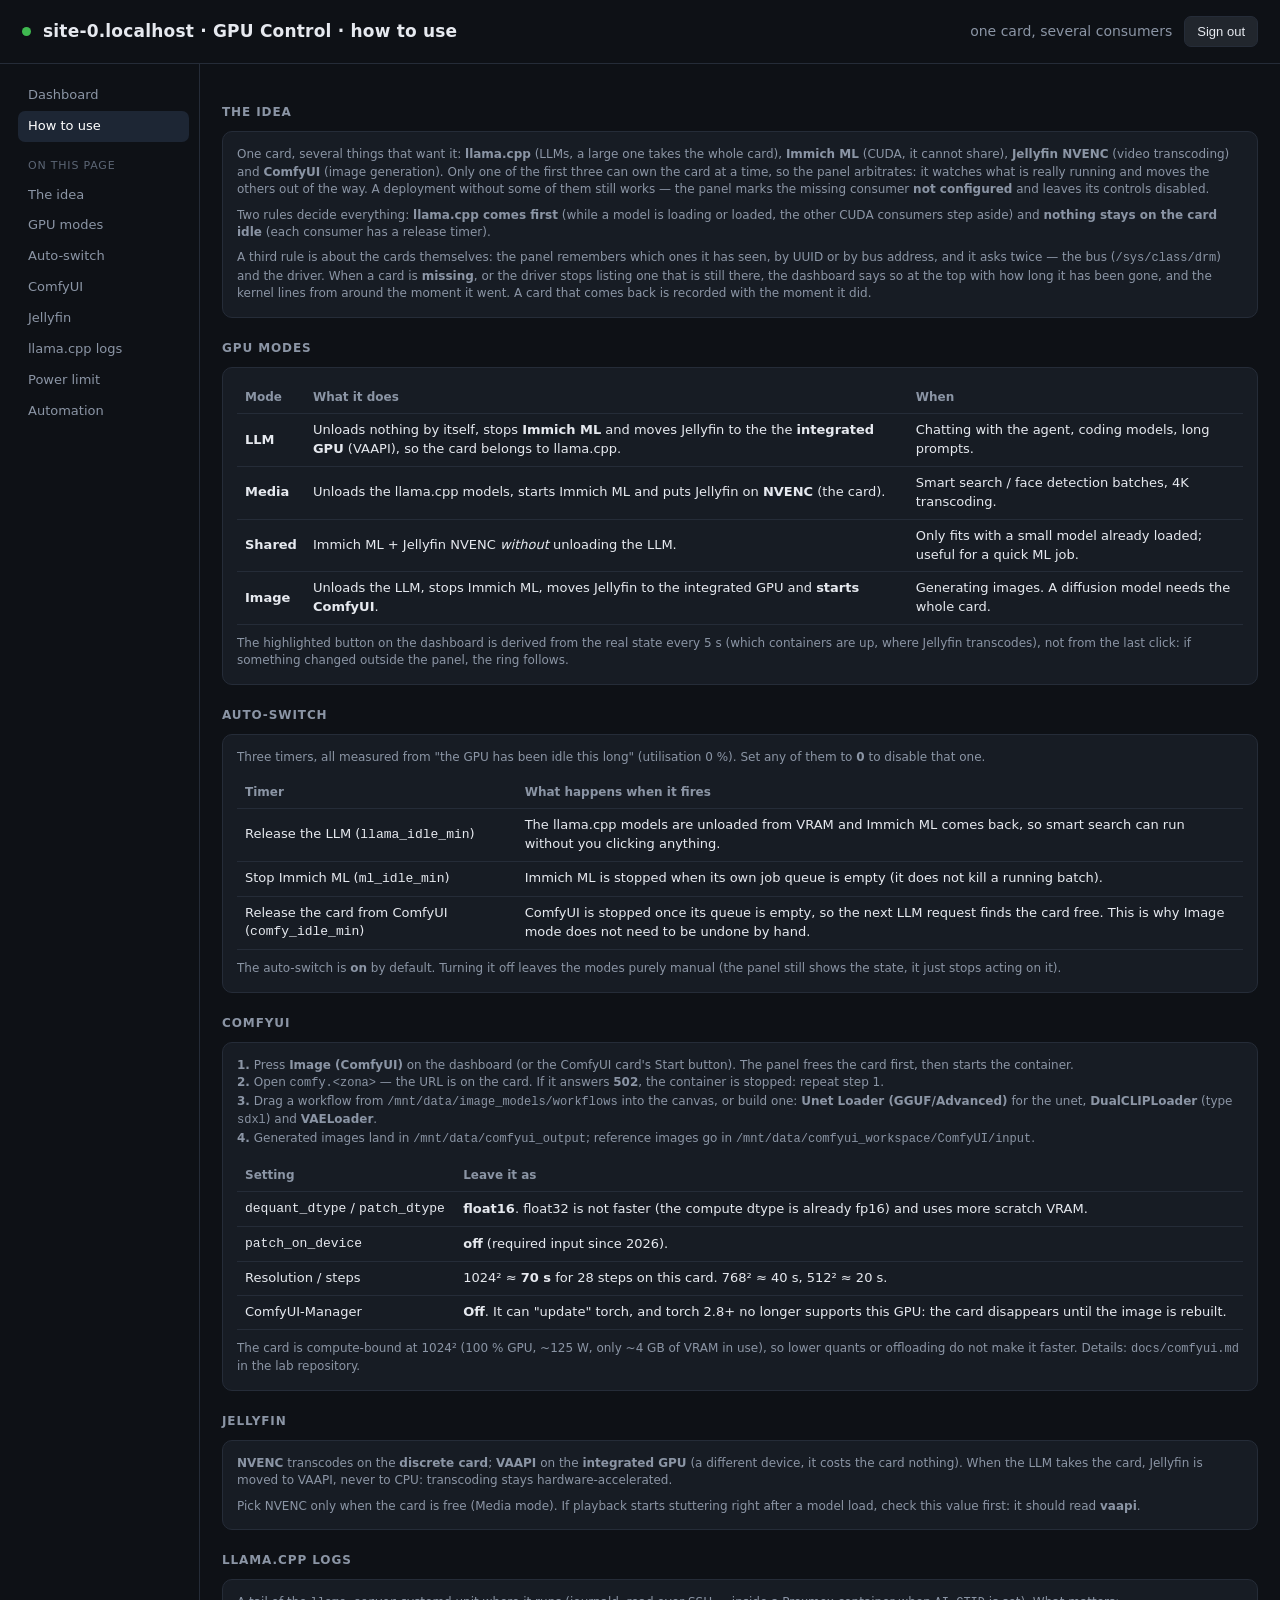
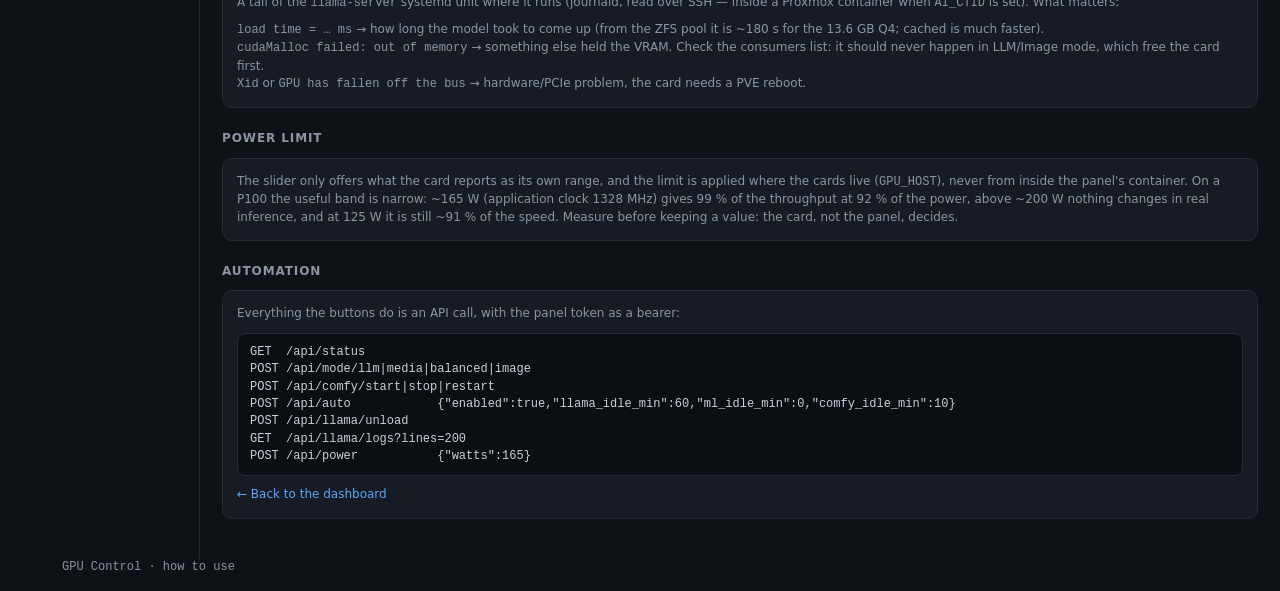
<file: static/howto.html>
<!doctype html>
<html lang="en">
<head>
<meta charset="utf-8">
<meta name="viewport" content="width=device-width, initial-scale=1">
<title>GPU Control · how to use</title>
<link rel="stylesheet" href="/static/panel.css">
</head>
<body>
<header>
  <span class="dot" id="dot"></span>
  <h1 id="host">GPU Control · how to use</h1>
  <span class="sub">one card, several consumers</span>
  <button id="logout" title="End this browser's session">Sign out</button>
</header>
<div class="shell">
<nav class="side">
  <a href="/">Dashboard</a>
  <a href="/howto" class="on">How to use</a>
  <span class="nav-label">On this page</span>
  <a href="#idea">The idea</a>
  <a href="#modes">GPU modes</a>
  <a href="#auto">Auto-switch</a>
  <a href="#comfy">ComfyUI</a>
  <a href="#jellyfin">Jellyfin</a>
  <a href="#logs">llama.cpp logs</a>
  <a href="#power">Power limit</a>
  <a href="#api">Automation</a>
</nav>
<main>

<h2 id="idea">The idea</h2>
<div class="card">
  <div class="k">
    One card, several things that want it: <b>llama.cpp</b> (LLMs, a large one takes
    the whole card), <b>Immich ML</b> (CUDA, it cannot share), <b>Jellyfin NVENC</b>
    (video transcoding) and <b>ComfyUI</b> (image generation). Only one of the first
    three can own the card at a time, so the panel arbitrates: it watches what is
    really running and moves the others out of the way. A deployment without some of
    them still works — the panel marks the missing consumer <b>not configured</b> and
    leaves its controls disabled.
  </div>
  <div class="k" style="margin-top:8px">
    Two rules decide everything: <b>llama.cpp comes first</b> (while a model is
    loading or loaded, the other CUDA consumers step aside) and <b>nothing stays
    on the card idle</b> (each consumer has a release timer).
  </div>
  <div class="k" style="margin-top:8px">
    A third rule is about the cards themselves: the panel remembers which ones it
    has seen, by UUID or by bus address, and it asks twice — the bus
    (<span class="mono">/sys/class/drm</span>) and the driver. When a card is
    <b>missing</b>, or the driver stops listing one that is still there, the
    dashboard says so at the top with how long it has been gone, and the kernel
    lines from around the moment it went. A card that comes back is recorded
    with the moment it did.
  </div>
</div>

<h2 id="modes">GPU modes</h2>
<div class="card">
  <table>
    <thead><tr><th>Mode</th><th>What it does</th><th>When</th></tr></thead>
    <tbody>
      <tr>
        <td><b>LLM</b></td>
        <td>Unloads nothing by itself, stops <b>Immich ML</b> and moves Jellyfin to the
            the <b>integrated GPU</b> (VAAPI), so the card belongs to llama.cpp.</td>
        <td>Chatting with the agent, coding models, long prompts.</td>
      </tr>
      <tr>
        <td><b>Media</b></td>
        <td>Unloads the llama.cpp models, starts Immich ML and puts Jellyfin on
            <b>NVENC</b> (the card).</td>
        <td>Smart search / face detection batches, 4K transcoding.</td>
      </tr>
      <tr>
        <td><b>Shared</b></td>
        <td>Immich ML + Jellyfin NVENC <i>without</i> unloading the LLM.</td>
        <td>Only fits with a small model already loaded; useful for a quick ML job.</td>
      </tr>
      <tr>
        <td><b>Image</b></td>
        <td>Unloads the LLM, stops Immich ML, moves Jellyfin to the integrated GPU and
            <b>starts ComfyUI</b>.</td>
        <td>Generating images. A diffusion model needs the whole card.</td>
      </tr>
    </tbody>
  </table>
  <div class="k" style="margin-top:10px">
    The highlighted button on the dashboard is derived from the real state every
    5 s (which containers are up, where Jellyfin transcodes), not from the last
    click: if something changed outside the panel, the ring follows.
  </div>
</div>

<h2 id="auto">Auto-switch</h2>
<div class="card">
  <div class="k">Three timers, all measured from "the GPU has been idle this long"
    (utilisation 0 %). Set any of them to <b>0</b> to disable that one.</div>
  <table style="margin-top:10px">
    <thead><tr><th>Timer</th><th>What happens when it fires</th></tr></thead>
    <tbody>
      <tr><td>Release the LLM (<span class="mono">llama_idle_min</span>)</td>
          <td>The llama.cpp models are unloaded from VRAM and Immich ML comes back, so
              smart search can run without you clicking anything.</td></tr>
      <tr><td>Stop Immich ML (<span class="mono">ml_idle_min</span>)</td>
          <td>Immich ML is stopped when its own job queue is empty (it does not kill a
              running batch).</td></tr>
      <tr><td>Release the card from ComfyUI (<span class="mono">comfy_idle_min</span>)</td>
          <td>ComfyUI is stopped once its queue is empty, so the next LLM request finds
              the card free. This is why Image mode does not need to be undone by hand.</td></tr>
    </tbody>
  </table>
  <div class="k" style="margin-top:10px">
    The auto-switch is <b>on</b> by default. Turning it off leaves the modes purely
    manual (the panel still shows the state, it just stops acting on it).
  </div>
</div>

<h2 id="comfy">ComfyUI</h2>
<div class="card">
  <div class="k">
    <b>1.</b> Press <b>Image (ComfyUI)</b> on the dashboard (or the ComfyUI card's
    Start button). The panel frees the card first, then starts the container.<br>
    <b>2.</b> Open <span class="mono">comfy.&lt;zona&gt;</span> — the URL is on the card.
    If it answers <b>502</b>, the container is stopped: repeat step 1.<br>
    <b>3.</b> Drag a workflow from
    <span class="mono">/mnt/data/image_models/workflows</span> into the canvas, or build
    one: <b>Unet Loader (GGUF/Advanced)</b> for the unet,
    <b>DualCLIPLoader</b> (type <span class="mono">sdxl</span>) and <b>VAELoader</b>.<br>
    <b>4.</b> Generated images land in <span class="mono">/mnt/data/comfyui_output</span>;
    reference images go in <span class="mono">/mnt/data/comfyui_workspace/ComfyUI/input</span>.
  </div>
  <table style="margin-top:12px">
    <thead><tr><th>Setting</th><th>Leave it as</th></tr></thead>
    <tbody>
      <tr><td><span class="mono">dequant_dtype</span> / <span class="mono">patch_dtype</span></td>
          <td><b>float16</b>. float32 is not faster (the compute dtype is already fp16)
              and uses more scratch VRAM.</td></tr>
      <tr><td><span class="mono">patch_on_device</span></td><td><b>off</b> (required input since 2026).</td></tr>
      <tr><td>Resolution / steps</td>
          <td>1024² ≈ <b>70 s</b> for 28 steps on this card. 768² ≈ 40 s, 512² ≈ 20 s.</td></tr>
      <tr><td>ComfyUI-Manager</td>
          <td><b>Off</b>. It can "update" torch, and torch 2.8+ no longer supports this
              GPU: the card disappears until the image is rebuilt.</td></tr>
    </tbody>
  </table>
  <div class="k" style="margin-top:10px">
    The card is compute-bound at 1024² (100 % GPU, ~125 W, only ~4 GB of VRAM in use),
    so lower quants or offloading do not make it faster. Details:
    <span class="mono">docs/comfyui.md</span> in the lab repository.
  </div>
</div>

<h2 id="jellyfin">Jellyfin</h2>
<div class="card">
  <div class="k">
    <b>NVENC</b> transcodes on the <b>discrete card</b>; <b>VAAPI</b> on the
    <b>integrated GPU</b> (a different device, it costs the card nothing). When the
    LLM takes the card, Jellyfin is moved to VAAPI, never to CPU: transcoding stays
    hardware-accelerated.
  </div>
  <div class="k" style="margin-top:8px">
    Pick NVENC only when the card is free (Media mode). If playback starts stuttering
    right after a model load, check this value first: it should read <b>vaapi</b>.
  </div>
</div>

<h2 id="logs">llama.cpp logs</h2>
<div class="card">
  <div class="k">
    A tail of the <span class="mono">llama-server</span> systemd unit where it runs
    (journald, read over SSH — inside a Proxmox container when
    <span class="mono">AI_CTID</span> is set). What matters:
  </div>
  <div class="k" style="margin-top:8px">
    <span class="mono">load time = … ms</span> → how long the model took to come up
    (from the ZFS pool it is ~180 s for the 13.6 GB Q4; cached is much faster).<br>
    <span class="mono">cudaMalloc failed: out of memory</span> → something else held
    the VRAM. Check the consumers list: it should never happen in LLM/Image mode,
    which free the card first.<br>
    <span class="mono">Xid</span> or <span class="mono">GPU has fallen off the bus</span>
    → hardware/PCIe problem, the card needs a PVE reboot.
  </div>
</div>

<h2 id="power">Power limit</h2>
<div class="card">
  <div class="k">
    The slider only offers what the card reports as its own range, and the limit is
    applied where the cards live (<span class="mono">GPU_HOST</span>), never from
    inside the panel's container. On a P100 the useful band is narrow: ~165 W
    (application clock 1328 MHz) gives 99 % of the throughput at 92 % of the power,
    above ~200 W nothing changes in real inference, and at 125 W it is still ~91 % of
    the speed. Measure before keeping a value: the card, not the panel, decides.
  </div>
</div>

<h2 id="api">Automation</h2>
<div class="card">
  <div class="k">
    Everything the buttons do is an API call, with the panel token as a bearer:
  </div>
  <pre class="mono" style="margin:10px 0 0; background:#0b0e13; border:1px solid var(--line);
       border-radius:8px; padding:10px 12px; overflow:auto; font-size:12px; color:#c9d1d9">GET  /api/status
POST /api/mode/llm|media|balanced|image
POST /api/comfy/start|stop|restart
POST /api/auto            {"enabled":true,"llama_idle_min":60,"ml_idle_min":0,"comfy_idle_min":10}
POST /api/llama/unload
GET  /api/llama/logs?lines=200
POST /api/power           {"watts":165}</pre>
  <div class="k" style="margin-top:10px">
    <a href="/">← Back to the dashboard</a>
  </div>
</div>

</main>
</div>
<footer class="mono">GPU Control · how to use</footer>
<script>
const el = document.getElementById('host');
el.textContent = location.hostname + ' · GPU Control · how to use';
document.title = location.hostname + ' · GPU Control · how to use';
document.getElementById('logout').onclick = async () => {
  try { await fetch('/api/logout', {method: 'POST', credentials: 'same-origin'}); } catch (e) {}
  location.href = '/login';
};
</script>
</body>
</html>
</file>
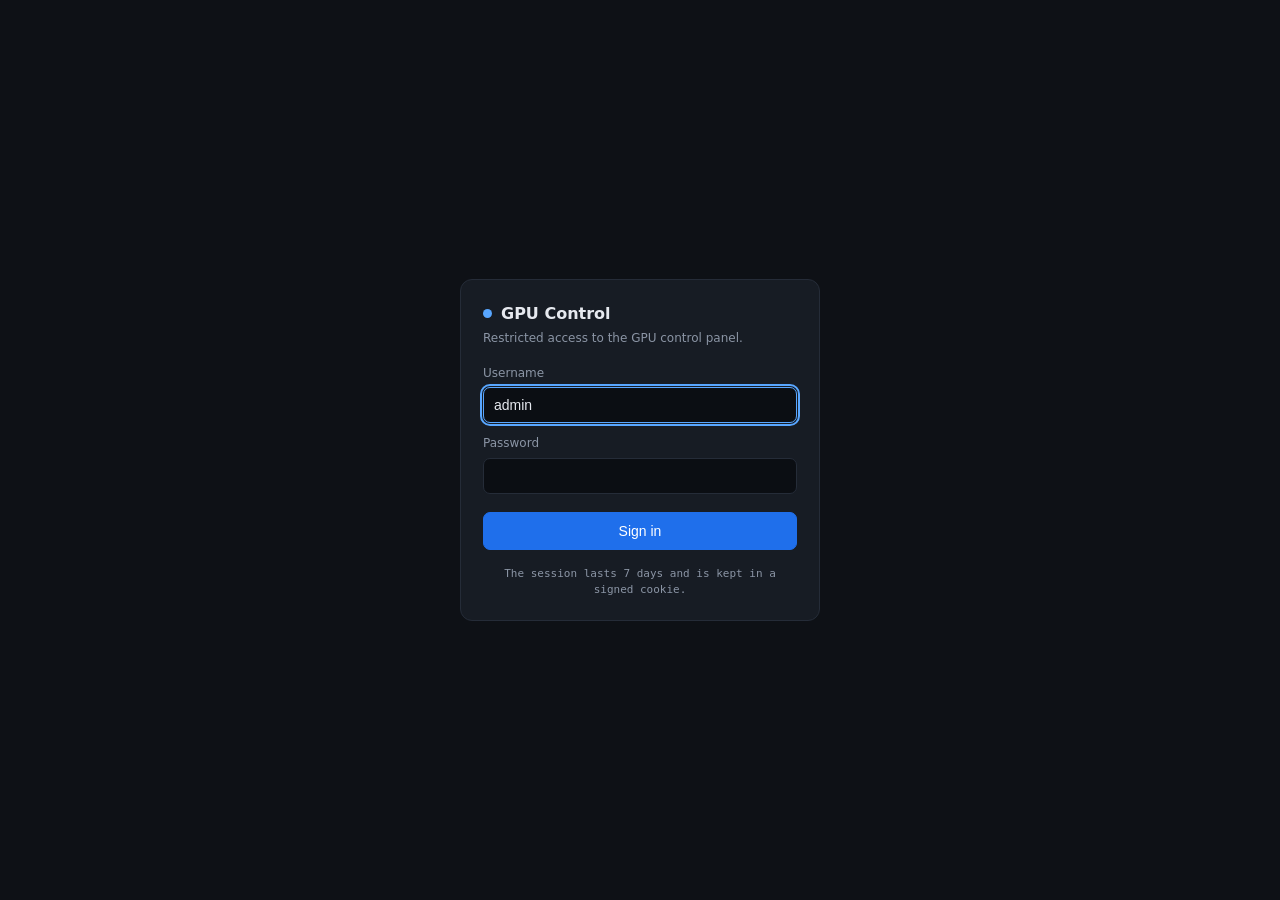
<file: static/login.html>
<!doctype html>
<html lang="en">
<head>
<meta charset="utf-8">
<meta name="viewport" content="width=device-width, initial-scale=1">
<title>GPU Control · Sign in</title>
<style>
  :root { --bg:#0e1116; --card:#171c24; --line:#252c38; --fg:#e6e9ef; --mut:#8b95a5;
          --ok:#3fb950; --bad:#f85149; --acc:#58a6ff; }
  * { box-sizing:border-box; }
  body { margin:0; min-height:100vh; background:var(--bg); color:var(--fg);
         font:14px/1.45 system-ui,-apple-system,Segoe UI,Roboto,sans-serif;
         display:flex; align-items:center; justify-content:center; padding:24px; }
  .box { width:100%; max-width:360px; background:var(--card); border:1px solid var(--line);
         border-radius:12px; padding:22px; }
  h1 { margin:0 0 4px; font-size:16px; font-weight:600; display:flex; align-items:center; gap:9px; }
  .dot { width:9px; height:9px; border-radius:50%; background:var(--acc); }
  p.sub { margin:0 0 18px; color:var(--mut); font-size:12px; }
  label { display:block; font-size:12px; color:var(--mut); margin:12px 0 5px; }
  input { width:100%; background:#0b0e13; color:var(--fg); border:1px solid var(--line);
          border-radius:7px; padding:9px 10px; font-size:14px; }
  input:focus-visible { outline:2px solid var(--acc); outline-offset:1px; border-color:var(--acc); }
  button { width:100%; margin-top:18px; background:#1f6feb; color:#fff; border:1px solid #1f6feb;
           border-radius:7px; padding:10px 12px; font-size:14px; cursor:pointer;
           transition:background .12s, transform .06s; }
  button:hover:not(:disabled) { background:#2b7bf3; }
  button:active:not(:disabled) { transform:translateY(1px) scale(.99); }
  button:disabled { opacity:.6; cursor:not-allowed; }
  button.busy { position:relative; color:transparent; }
  button.busy::after { content:""; position:absolute; inset:0; margin:auto; width:14px; height:14px;
       border:2px solid rgba(255,255,255,.35); border-top-color:#fff; border-radius:50%;
       animation:spin .7s linear infinite; }
  @keyframes spin { to { transform:rotate(360deg); } }
  @media (prefers-reduced-motion: reduce) { button.busy::after { animation-duration:2s; } }
  #err { display:none; margin-top:14px; padding:9px 11px; border-radius:7px; font-size:13px;
         background:#3a1d1d; border:1px solid #6b2b2b; color:#ffd7d7; }
  #err.show { display:block; }
  footer { margin-top:16px; color:var(--mut); font-size:11px; text-align:center; }
  .mono { font-family:ui-monospace,SFMono-Regular,Menlo,monospace; }
</style>
</head>
<body>
<form class="box" id="form" autocomplete="on">
  <h1><span class="dot"></span> GPU Control</h1>
  <p class="sub">Restricted access to the GPU control panel.</p>

  <label for="user">Username</label>
  <input id="user" name="user" type="text" autocapitalize="off" autocorrect="off" required autofocus
         value="admin">

  <label for="pass">Password</label>
  <input id="pass" name="password" type="password" required>

  <button id="go" type="submit">Sign in</button>
  <div id="err" role="alert"></div>
  <footer class="mono">The session lasts 7 days and is kept in a signed cookie.</footer>
</form>

<script>
const form = document.getElementById('form');
const go = document.getElementById('go');
const err = document.getElementById('err');

function fail(text) { err.textContent = text; err.className = 'show'; }

form.addEventListener('submit', async (ev) => {
  ev.preventDefault();
  err.className = '';
  go.classList.add('busy');
  go.disabled = true;
  try {
    const r = await fetch('/api/login', {
      method: 'POST',
      headers: {'Content-Type': 'application/json'},
      body: JSON.stringify({user: document.getElementById('user').value, password: document.getElementById('pass').value}),
    });
    if (!r.ok) {
      let detail = '';
      try { detail = (await r.json()).detail; } catch (e) {}
      fail(detail || ('Error ' + r.status));
      document.getElementById('pass').select();
      return;
    }
    const next = new URLSearchParams(location.search).get('next');
    // Only this origin: `next=/\evil.com` starts with a slash and still lands
    // somewhere else, so the check is on the parsed origin, not on the text.
    let target = '/';
    if (next) {
      try {
        const url = new URL(next, location.origin);
        if (url.origin === location.origin) target = url.pathname + url.search + url.hash;
      } catch (e) {}
    }
    location.replace(target);
  } catch (e) {
    fail('Could not reach the panel: ' + e.message);
  } finally {
    go.classList.remove('busy');
    go.disabled = false;
  }
});
</script>
</body>
</html>
</file>
<file: static/panel.css>
/* GPU panel: shared by the dashboard (index.html) and the guide (howto.html). */
  :root { --bg:#0e1116; --card:#171c24; --line:#252c38; --fg:#e6e9ef; --mut:#8b95a5;
          --ok:#3fb950; --warn:#d29922; --bad:#f85149; --acc:#58a6ff; }
  * { box-sizing:border-box; }
  body { margin:0; background:var(--bg); color:var(--fg);
         font:14px/1.45 system-ui,-apple-system,Segoe UI,Roboto,sans-serif; }
  header { display:flex; align-items:center; gap:12px; padding:16px 22px;
           border-bottom:1px solid var(--line); }
  header h1 { margin:0; font-size:17px; font-weight:600; letter-spacing:.2px; }
  header .dot { width:9px; height:9px; border-radius:50%; background:var(--ok); }
  header .dot.busy { background:var(--warn); animation:pulse .8s ease-in-out infinite alternate; }
  @keyframes pulse { from { opacity:.35; } to { opacity:1; } }
  header .sub { color:var(--mut); margin-left:auto; font-variant-numeric:tabular-nums; }
  main { padding:18px 22px 40px; }
  h2 { font-size:12px; text-transform:uppercase; letter-spacing:.9px; color:var(--mut);
       margin:22px 0 10px; font-weight:600; }
  .grid { display:grid; gap:12px; grid-template-columns:repeat(auto-fit,minmax(150px,1fr)); }
  .card { background:var(--card); border:1px solid var(--line); border-radius:10px; padding:14px; }
  .card .k { color:var(--mut); font-size:12px; }
  .card .v { font-size:20px; font-weight:600; margin-top:4px; font-variant-numeric:tabular-nums; }
  .bar { height:7px; background:#0b0e13; border-radius:5px; overflow:hidden; margin-top:8px; }
  .bar > i { display:block; height:100%; background:var(--acc); }
  .two { display:grid; gap:12px; grid-template-columns:1fr 1fr; }
  @media (max-width:760px){ .two { grid-template-columns:1fr; } }
  table { width:100%; border-collapse:collapse; font-variant-numeric:tabular-nums; }
  th,td { text-align:left; padding:7px 8px; border-bottom:1px solid var(--line); font-size:13px; }
  th { color:var(--mut); font-weight:600; font-size:12px; }
  button { background:#21262d; color:var(--fg); border:1px solid var(--line);
           border-radius:7px; padding:7px 12px; cursor:pointer; font-size:13px;
           transition:background .12s, border-color .12s, transform .06s, box-shadow .12s;
           -webkit-tap-highlight-color:transparent; }
  button:hover:not(:disabled) { border-color:#3b4351; }
  button:active:not(:disabled) { transform:translateY(1px) scale(.985); }
  button:focus-visible { outline:2px solid var(--acc); outline-offset:2px; }
  button:disabled { opacity:.5; cursor:not-allowed; }
  button.pri { background:#1f6feb; border-color:#1f6feb; }
  button.warn { background:#8b2c2c; border-color:#8b2c2c; }
  button.on { background:#238636; border-color:#238636; }
  /* Activated/toggled button: ring + dot, applied from the real backend state. */
  button[aria-pressed="true"] { background:#1f6feb; border-color:var(--acc); color:#fff;
                               box-shadow:0 0 0 3px rgba(88,166,255,.20); }
  button[aria-pressed="true"]::before { content:"●"; font-size:9px; color:#cfe3ff;
                                        margin-right:6px; vertical-align:middle; }
  button[aria-pressed="true"].on { background:#238636; border-color:#2ea043; }
  button[aria-pressed="true"].warn { background:#a13a3a; border-color:#c95050; }
  button.busy { position:relative; color:transparent !important; box-shadow:none; }
  button.busy::after { content:""; position:absolute; inset:0; margin:auto; width:13px; height:13px;
                       border:2px solid rgba(255,255,255,.35); border-top-color:#fff;
                       border-radius:50%; animation:spin .7s linear infinite; }
  @keyframes spin { to { transform:rotate(360deg); } }
  @media (prefers-reduced-motion: reduce) {
    button.busy::after { animation-duration:2s; }
    header .dot.busy { animation:none; }
  }
  .row { display:flex; gap:10px; flex-wrap:wrap; align-items:center; }
  .pill { font-size:11px; padding:2px 8px; border-radius:20px; border:1px solid var(--line); color:var(--mut); }
  .pill.ok { color:var(--ok); border-color:#1d3d24; }
  .pill.off { color:var(--bad); border-color:#4a2323; }
  .pill.acc { color:var(--acc); border-color:#1d3a5e; }
  /* One --vendor per vendor: NVIDIA green, AMD red, Intel blue, and the muted
     one for a card the probe could not name. */
  .vendor-nvidia { --vendor:#3fb950; }
  .vendor-amd { --vendor:#f85149; }
  .vendor-intel { --vendor:#58a6ff; }
  .vendor-unknown { --vendor:var(--mut); }
  /* One block per card. The left border and the vendor pill both read --vendor,
     so the accent and the label cannot disagree about the card. */
  .gpu-block { margin-bottom:14px; padding-left:12px;
               border-left:3px solid var(--vendor,var(--line)); }
  .gpu-block .pill.vendor-tag { color:var(--vendor); border-color:currentColor; }
  input[type=range] { width:100%; }
  input[type=number] { background:#0b0e13; color:var(--fg); border:1px solid var(--line);
                       border-radius:6px; padding:5px 7px; }
  #msg { position:fixed; right:18px; bottom:18px; background:#1f6feb; color:#fff;
         padding:10px 14px; border-radius:8px; opacity:0; transition:opacity .2s; max-width:380px;
         font-size:13px; pointer-events:none; }
  #msg.show { opacity:1; }
  #msg.err { background:#8b2c2c; }
  #msg.busy { background:#33415a; }
  .mono { font-family:ui-monospace,SFMono-Regular,Menlo,monospace; }
  select { background:#0b0e13; color:var(--fg); border:1px solid var(--line);
           border-radius:6px; padding:5px 7px; }
  /* llama.cpp log tail: fixed height + scroll, so a load cannot
     push the rest of the dashboard off screen. */
  pre#log-out { margin:10px 0 0; background:#0b0e13; border:1px solid var(--line); border-radius:8px;
                padding:10px 12px; max-height:400px; overflow:auto; font-size:11.5px; line-height:1.5;
                white-space:pre; color:#c9d1d9; }
  pre#log-out .w { color:var(--warn); }
  pre#log-out .e { color:var(--bad); }
  footer { color:var(--mut); font-size:12px; padding:0 22px 30px; max-width:1200px; margin:0 auto; }

/* --- layout: the sidebar Glance uses ---- */
.shell { display:grid; grid-template-columns:200px minmax(0,1fr); max-width:1440px; margin:0 auto; }
.side { padding:16px 10px 40px 18px; border-right:1px solid var(--line); }
.side a { display:block; color:var(--mut); text-decoration:none; padding:6px 10px;
          border-radius:7px; font-size:13px; }
.side a:hover { background:var(--card); color:var(--fg); }
.side a.on { background:#1d2634; color:#fff; }
.side .nav-label { display:block; margin:16px 0 6px; padding:0 10px; font-size:11px;
                   text-transform:uppercase; letter-spacing:.8px; color:#5c6675; }
h2, .card { scroll-margin-top:12px; }
h2 a, .k a { color:var(--acc); text-decoration:none; }
h2 a:hover, .k a:hover { text-decoration:underline; }
/* The inventory banner keeps the same 14px rhythm as the per-card blocks it
   sits above, and the "all fine" line drops the card chrome entirely. */
#gpu-alert { margin-bottom:14px; }
#gpu-alert.quiet { padding:0; background:none; border-color:transparent; }
@media (max-width:760px){
  .shell { grid-template-columns:1fr; }
  .side { display:flex; gap:4px; overflow-x:auto; border-right:0;
          border-bottom:1px solid var(--line); padding:10px 12px; }
  .side a { white-space:nowrap; }
  .side .nav-sep, .side .nav-label { display:none; }
  main { padding:16px 14px 40px; }
}
</file>
